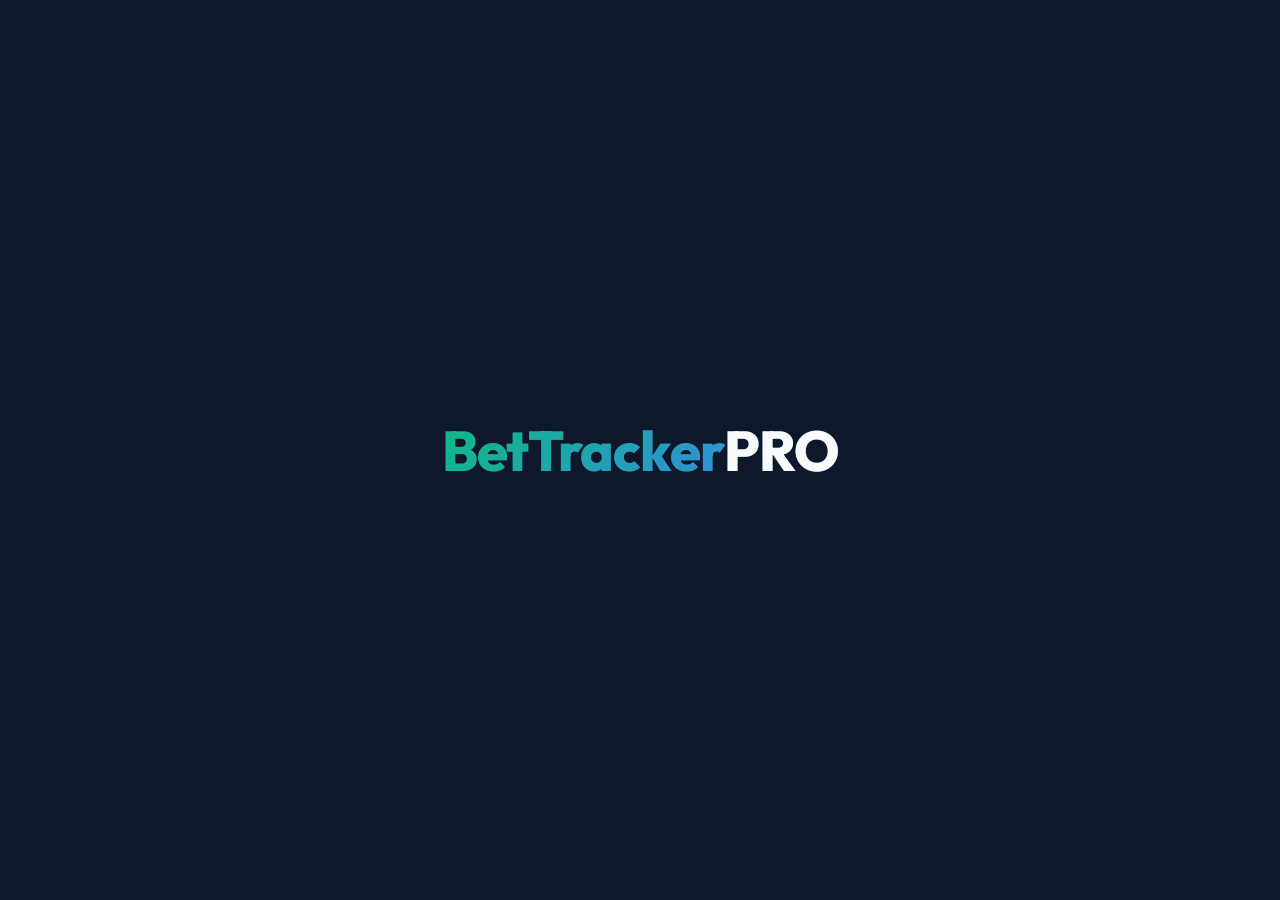
<file: index.html>
<!DOCTYPE html>
<html lang="fr">
<head>
    <meta charset="UTF-8">
    <meta name="viewport" content="width=device-width, initial-scale=1.0, maximum-scale=1.0, user-scalable=no">
    <title>BetTracker Pro - Accueil</title>
    <link rel="manifest" href="manifest.json">
    <meta name="theme-color" content="#0f172a">
    <link rel="icon" type="image/svg+xml" href="icon.svg">
    <link rel="apple-touch-icon" href="icon.svg">
    <link rel="stylesheet" href="style.css">
</head>
<body>
    <div id="splash-screen"><div class="splash-logo">BetTracker<span style="color:var(--text-main)">PRO</span></div></div>

    <header class="glass">
        <span>BetTracker <b style="color:var(--accent)">PRO</b></span>
        <div class="theme-toggle" onclick="toggleTheme()">🌓</div>
    </header>

    <div id="toast-container"></div>

    <!-- Bannière d'installation PWA -->
    <div id="pwa-install-banner" style="display:none; position:fixed; bottom:90px; left:15px; right:15px; z-index:5000; background:linear-gradient(135deg,#1e293b,#0f172a); border:1px solid rgba(16,185,129,0.4); border-radius:18px; padding:18px; box-shadow:0 10px 40px rgba(0,0,0,0.5), 0 0 0 1px rgba(16,185,129,0.1); align-items:center; gap:14px; animation:fadeIn 0.5s ease-out;">
        <img src="icon.svg" width="48" height="48" style="border-radius:12px; flex-shrink:0;">
        <div style="flex-grow:1;">
            <div style="font-weight:700; font-size:1rem; color:#f8fafc;">BetTracker PRO</div>
            <div style="font-size:0.8rem; color:#94a3b8; margin-top:2px;">Installer sur l'écran d'accueil</div>
        </div>
        <div style="display:flex; gap:8px; flex-shrink:0;">
            <button id="btn-dismiss-pwa" onclick="document.getElementById('pwa-install-banner').style.display='none'" style="background:rgba(255,255,255,0.08); color:#94a3b8; padding:8px 12px; border-radius:10px; font-size:0.85rem; margin:0; width:auto;">✕</button>
            <button id="btn-install-pwa" style="background:linear-gradient(135deg,#10b981,#059669); color:white; padding:8px 16px; border-radius:10px; font-size:0.85rem; font-weight:700; margin:0; width:auto; box-shadow:0 4px 15px rgba(16,185,129,0.3);">Installer</button>
        </div>
    </div>

    <div class="container">
        <div class="credit-card cc-general" style="margin-bottom: 5px;">
            <div class="cc-glow"></div>
            <div>
                <div style="display:flex; justify-content:space-between; align-items:flex-start;">
                    <div class="cc-chip"></div>
                    <span style="font-weight:800; font-size:1.3rem; color: var(--accent);">PRO</span>
                </div>
                <div class="cc-title">Bankroll Générale (FC)</div>
                <div class="cc-value" id="ui-bankroll">0.00</div>
            </div>
        </div>
        <div class="filter-bar" style="margin-bottom:15px;">
            <button class="filter-btn active" onclick="setFilter('all', this)">Tout</button>
            <button class="filter-btn" onclick="setFilter('today', this)">Aujourd'hui</button>
            <button class="filter-btn" onclick="setFilter('week', this)">Semaine</button>
            <button class="filter-btn" onclick="setFilter('month', this)">Mois</button>
        </div>
        <div class="card glass">
            <canvas id="chart-main"></canvas>
        </div>
        <div class="card glass" style="display: grid; grid-template-columns: 1fr 1fr; gap: 10px; text-align: center;">
            <div><small id="label-roi">ROI (Période)</small><div id="ui-roi" style="font-weight:bold; color:var(--accent);">0%</div></div>
            <div><small id="label-profit">Profit (Période)</small><div id="ui-profit" style="font-weight:bold;">0.00</div></div>
        </div>
    </div>

    <nav class="bottom-nav">
        <a href="index.html" class="nav-item active"><span class="nav-icon"><svg viewBox="0 0 24 24"><path d="M3 9l9-7 9 7v11a2 2 0 0 1-2 2H5a2 2 0 0 1-2-2z"></path><polyline points="9 22 9 12 15 12 15 22"></polyline></svg></span>Accueil</a>
        <a href="paris.html" class="nav-item"><span class="nav-icon"><svg viewBox="0 0 24 24"><circle cx="12" cy="12" r="10"></circle><line x1="22" y1="12" x2="18" y2="12"></line><line x1="6" y1="12" x2="2" y2="12"></line><line x1="12" y1="6" x2="12" y2="2"></line><line x1="12" y1="22" x2="12" y2="18"></line></svg></span>Paris</a>
        <a href="montante.html" class="nav-item"><span class="nav-icon"><svg viewBox="0 0 24 24"><polyline points="23 6 13.5 15.5 8.5 10.5 1 18"></polyline><polyline points="17 6 23 6 23 12"></polyline></svg></span>Montante</a>
        <a href="transactions.html" class="nav-item"><span class="nav-icon"><svg viewBox="0 0 24 24"><rect x="1" y="4" width="22" height="16" rx="2" ry="2"></rect><line x1="1" y1="10" x2="23" y2="10"></line></svg></span>Flux</a>
        <a href="outils.html" class="nav-item"><span class="nav-icon"><svg viewBox="0 0 24 24"><path d="M14.7 6.3a1 1 0 0 0 0 1.4l1.6 1.6a1 1 0 0 0 1.4 0l3.77-3.77a6 6 0 0 1-7.94 7.94l-6.91 6.91a2.12 2.12 0 0 1-3-3l6.91-6.91a6 6 0 0 1 7.94-7.94l-3.76 3.76z"></path></svg></span>Outils</a>
    </nav>

    <script src="app.js"></script>
</body>
</html>
</file>
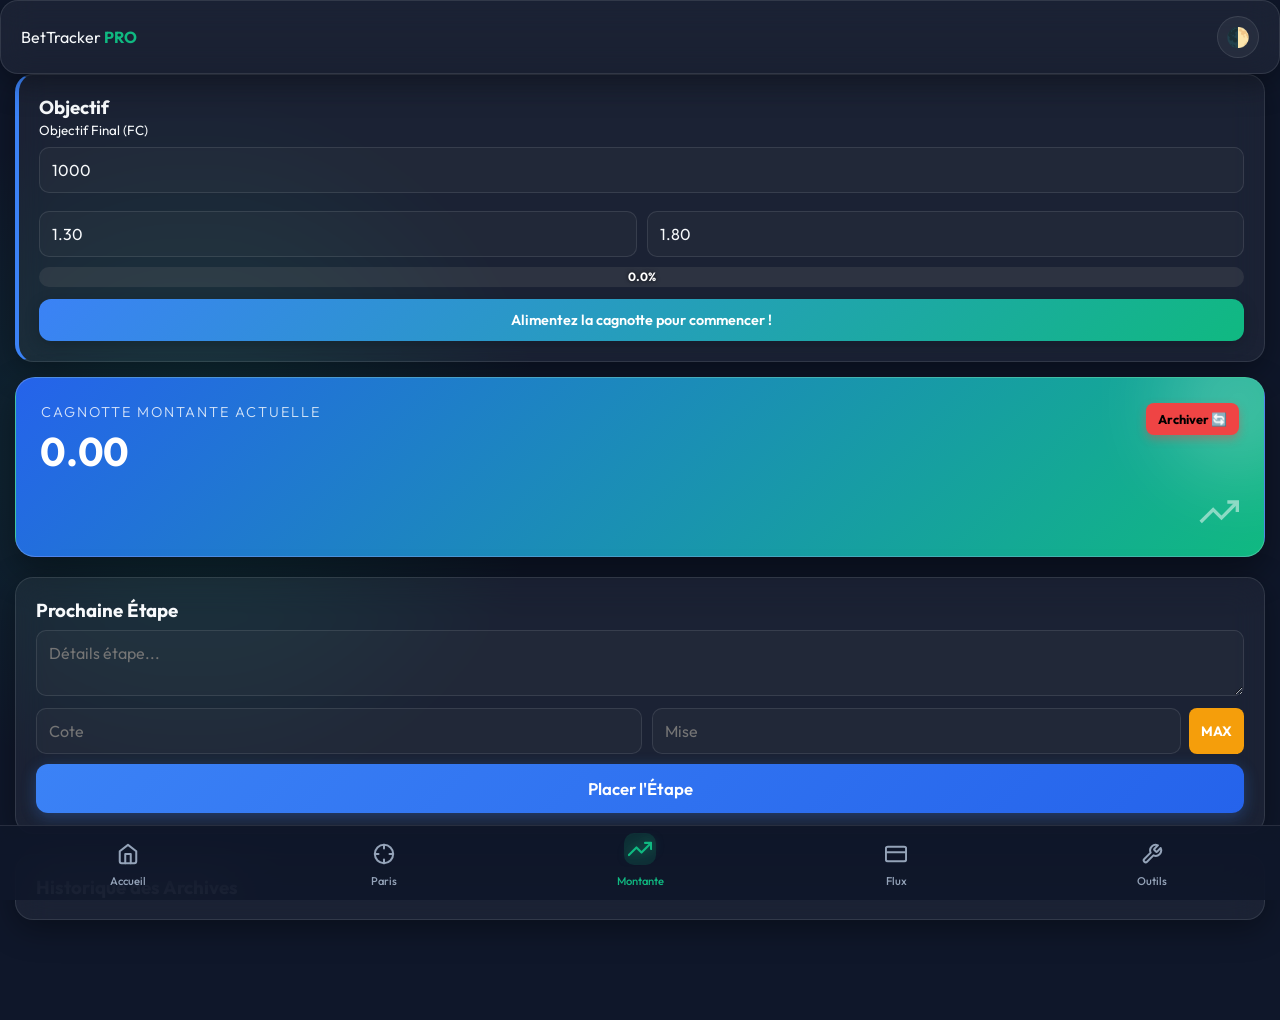
<file: montante.html>
<!DOCTYPE html>
<html lang="fr">
<head>
    <meta charset="UTF-8">
    <meta name="viewport" content="width=device-width, initial-scale=1.0, maximum-scale=1.0, user-scalable=no">
    <title>BetTracker Pro - Montante</title>
    <link rel="stylesheet" href="style.css">
    <link rel="manifest" href="manifest.json">
    <meta name="theme-color" content="#0f172a">
    <link rel="icon" type="image/svg+xml" href="icon.svg">
    <link rel="apple-touch-icon" href="icon.svg">
</head>
<body>

    <header class="glass">
        <span>BetTracker <b style="color:var(--accent)">PRO</b></span>
        <div class="theme-toggle" onclick="toggleTheme()">🌓</div>
    </header>

    <div id="toast-container"></div>

    <div class="container">
        <div class="card glass" style="border-left: 4px solid var(--info);">
            <h3>Objectif</h3>
            <div><small>Objectif Final (FC)</small><input type="number" id="mon-target" value="1000" min="1" oninput="saveConfig()"></div>
            <div style="display:flex; gap:10px; margin-top:10px;">
                <input type="number" id="mon-c-min" step="0.01" value="1.30" min="1.01" oninput="saveConfig()">
                <input type="number" id="mon-c-max" step="0.01" value="1.80" min="1.01" oninput="saveConfig()">
            </div>
            
            <div class="progress-container">
                <div id="mon-progress-bar" class="progress-fill"></div>
                <div id="mon-progress-text" class="progress-text">0%</div>
            </div>

            <div id="ui-prediction" style="background:linear-gradient(135deg, var(--info), var(--accent)); color:white; padding:12px; border-radius:12px; margin-top:12px; text-align:center; font-size:0.9rem; font-weight:600; box-shadow: 0 4px 15px rgba(0,0,0,0.2);"></div>
        </div>
        <div class="credit-card cc-montante" style="margin-bottom: 20px;">
            <div class="cc-glow" style="background: rgba(255,255,255,0.2);"></div>
            <div style="display: flex; justify-content: space-between; align-items: flex-start; z-index: 1; position: relative;">
                <div>
                    <div class="cc-title" style="margin-top: 0;">Cagnotte Montante Actuelle</div>
                    <div class="cc-value" id="ui-bankroll-montante" style="text-shadow: none;">0.00 FC</div>
                </div>
                <button onclick="resetMontante()" style="background:var(--danger); width:auto; padding:8px 12px; font-size:0.8rem; margin:0; box-shadow: 0 4px 10px rgba(239, 68, 68, 0.4); border-radius: 8px; font-weight: bold;">Archiver 🔄</button>
            </div>
            <div style="position: absolute; bottom: 20px; right: 25px; opacity: 0.5;">
                <svg width="40" height="40" viewBox="0 0 24 24" fill="none" stroke="currentColor" stroke-width="2"><polyline points="23 6 13.5 15.5 8.5 10.5 1 18"></polyline><polyline points="17 6 23 6 23 12"></polyline></svg>
            </div>
        </div>
        <div class="card glass">
            <h3>Prochaine Étape</h3>
            <form id="form-montante">
                <textarea id="mon-match" placeholder="Détails étape..." required></textarea>
                <div style="display:flex; gap:10px; align-items: flex-start;">
                    <input type="number" step="0.01" id="mon-odds" placeholder="Cote" min="1.01" required>
                    <div style="display:flex; width: 100%;">
                        <input type="number" step="0.01" id="mon-stake" placeholder="Mise" min="0.01" required>
                        <button type="button" class="btn-max" onclick="setAllInMontante()">MAX</button>
                    </div>
                </div>
                <button type="submit" class="btn-info">Placer l'Étape</button>
            </form>
        </div>
        <div id="montante-list"></div>
        <div class="card glass" style="margin-top: 20px;">
            <h3>Historique des Archives</h3>
            <div id="archives-list"></div>
        </div>
    </div>

    <nav class="bottom-nav">
        <a href="index.html" class="nav-item"><span class="nav-icon"><svg viewBox="0 0 24 24"><path d="M3 9l9-7 9 7v11a2 2 0 0 1-2 2H5a2 2 0 0 1-2-2z"></path><polyline points="9 22 9 12 15 12 15 22"></polyline></svg></span>Accueil</a>
        <a href="paris.html" class="nav-item"><span class="nav-icon"><svg viewBox="0 0 24 24"><circle cx="12" cy="12" r="10"></circle><line x1="22" y1="12" x2="18" y2="12"></line><line x1="6" y1="12" x2="2" y2="12"></line><line x1="12" y1="6" x2="12" y2="2"></line><line x1="12" y1="22" x2="12" y2="18"></line></svg></span>Paris</a>
        <a href="montante.html" class="nav-item active"><span class="nav-icon"><svg viewBox="0 0 24 24"><polyline points="23 6 13.5 15.5 8.5 10.5 1 18"></polyline><polyline points="17 6 23 6 23 12"></polyline></svg></span>Montante</a>
        <a href="transactions.html" class="nav-item"><span class="nav-icon"><svg viewBox="0 0 24 24"><rect x="1" y="4" width="22" height="16" rx="2" ry="2"></rect><line x1="1" y1="10" x2="23" y2="10"></line></svg></span>Flux</a>
        <a href="outils.html" class="nav-item"><span class="nav-icon"><svg viewBox="0 0 24 24"><path d="M14.7 6.3a1 1 0 0 0 0 1.4l1.6 1.6a1 1 0 0 0 1.4 0l3.77-3.77a6 6 0 0 1-7.94 7.94l-6.91 6.91a2.12 2.12 0 0 1-3-3l6.91-6.91a6 6 0 0 1 7.94-7.94l-3.76 3.76z"></path></svg></span>Outils</a>
    </nav>

    <script src="app.js"></script>
</body>
</html>
</file>
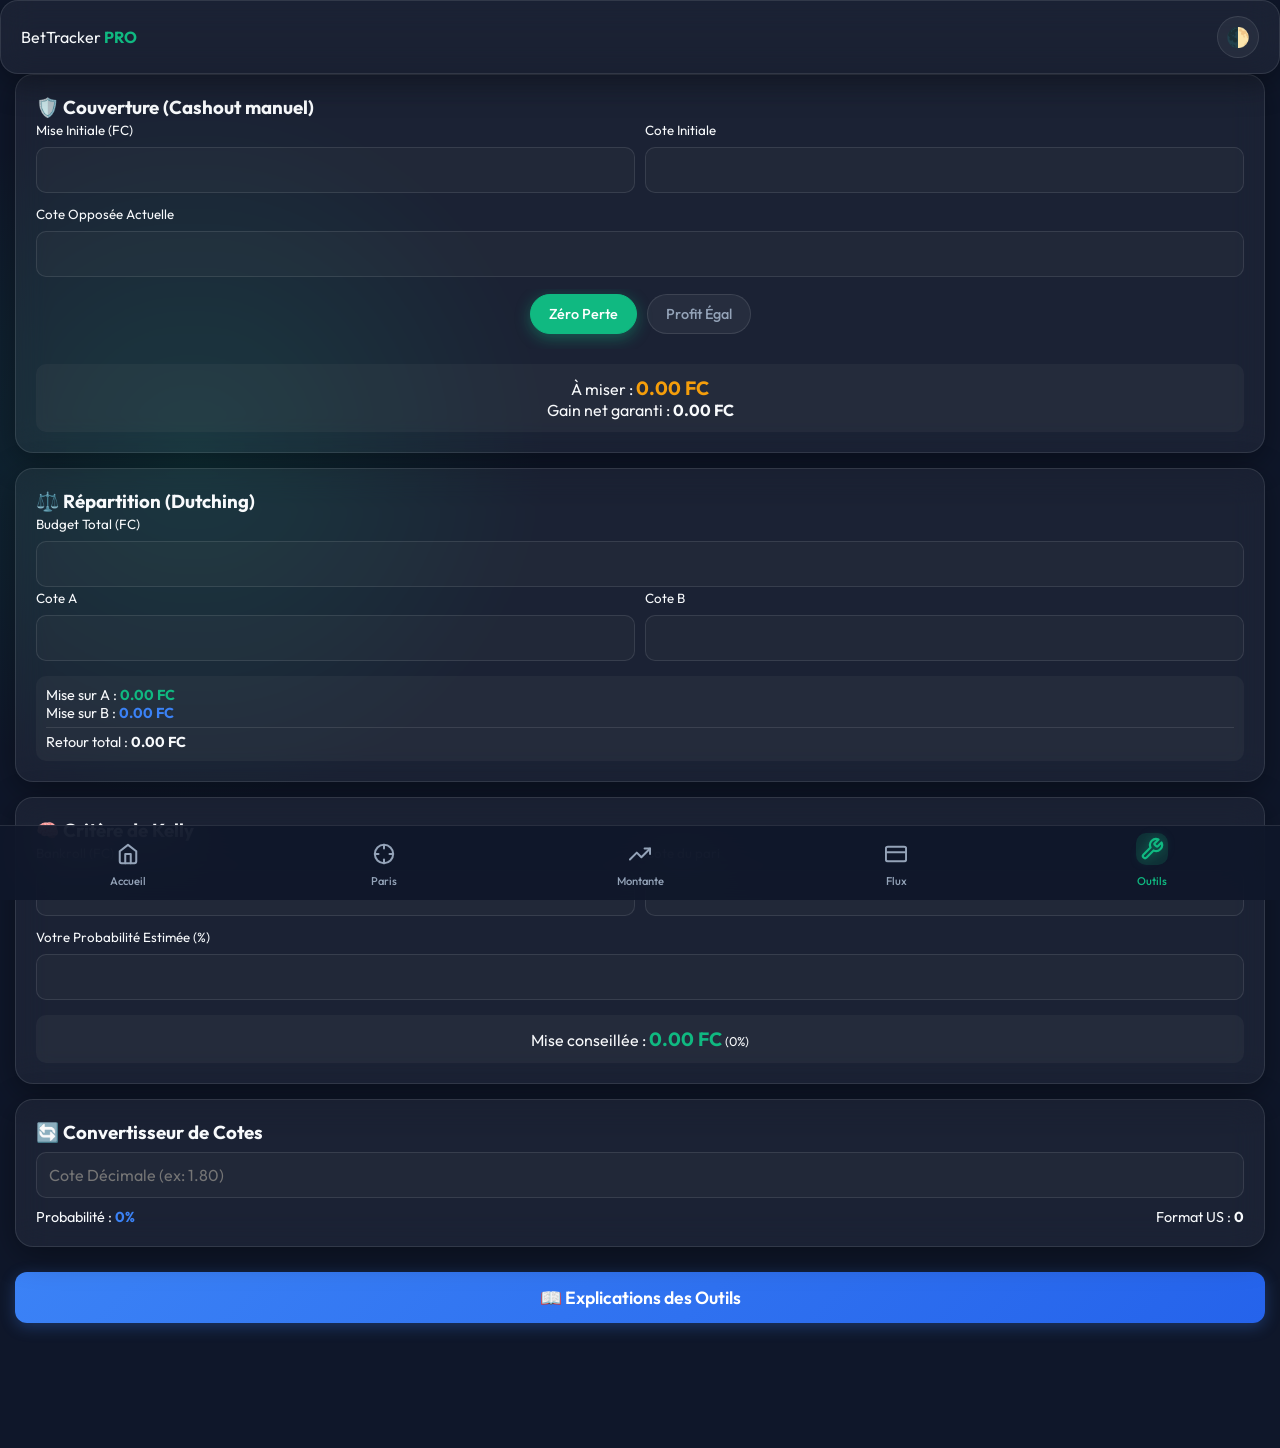
<file: outils.html>
<!DOCTYPE html>
<html lang="fr">
<head>
    <meta charset="UTF-8">
    <meta name="viewport" content="width=device-width, initial-scale=1.0, maximum-scale=1.0, user-scalable=no">
    <title>BetTracker Pro - Outils</title>
    <link rel="stylesheet" href="style.css">
    <link rel="manifest" href="manifest.json">
    <meta name="theme-color" content="#0f172a">
    <link rel="icon" type="image/svg+xml" href="icon.svg">
    <link rel="apple-touch-icon" href="icon.svg">
</head>
<body>

    <header class="glass">
        <span>BetTracker <b style="color:var(--accent)">PRO</b></span>
        <div class="theme-toggle" onclick="toggleTheme()">🌓</div>
    </header>

    <div id="toast-container"></div>

    <div class="container" style="padding-bottom: 20px;">
        
        <!-- 1. Couverture -->
        <div class="card glass">
            <h3>🛡️ Couverture (Cashout manuel)</h3>
            <div style="display:grid; grid-template-columns: 1fr 1fr; gap:10px;">
                <div><small>Mise Initiale (FC)</small><input type="number" id="cov-s1" min="0" oninput="calcTools()"></div>
                <div><small>Cote Initiale</small><input type="number" id="cov-o1" min="1.01" step="0.01" oninput="calcTools()"></div>
            </div>
            <div style="margin-top:10px;"><small>Cote Opposée Actuelle</small><input type="number" id="cov-o2" min="1.01" step="0.01" oninput="calcTools()"></div>
            
            <div class="filter-bar" style="margin-top:12px; justify-content: center;">
                <button type="button" class="filter-btn active" onclick="setToggle('cov-type', 'zero', this); calcTools();">Zéro Perte</button>
                <button type="button" class="filter-btn" onclick="setToggle('cov-type', 'equal', this); calcTools();">Profit Égal</button>
            </div>
            <input type="hidden" id="cov-type" value="zero">
            
            <div style="margin-top:15px; text-align:center; padding:12px; background:rgba(120,120,120,0.1); border-radius:10px;">
                À miser : <strong id="cov-res-stake" style="color:var(--warning); font-size:1.2rem;">0.00 FC</strong><br>
                Gain net garanti : <span id="cov-res-profit" style="font-weight:bold;">0.00 FC</span>
            </div>
        </div>

        <!-- 2. Dutching -->
        <div class="card glass">
            <h3>⚖️ Répartition (Dutching)</h3>
            <div><small>Budget Total (FC)</small><input type="number" id="dut-budget" min="0" oninput="calcTools()"></div>
            <div style="display:grid; grid-template-columns: 1fr 1fr; gap:10px;">
                <div><small>Cote A</small><input type="number" id="dut-o1" min="1.01" step="0.01" oninput="calcTools()"></div>
                <div><small>Cote B</small><input type="number" id="dut-o2" min="1.01" step="0.01" oninput="calcTools()"></div>
            </div>
            <div style="margin-top:15px; font-size:0.9rem; background:rgba(120,120,120,0.1); padding:10px; border-radius:10px;">
                <div>Mise sur A : <b id="dut-s1" style="color:var(--accent)">0.00 FC</b></div>
                <div>Mise sur B : <b id="dut-s2" style="color:var(--info)">0.00 FC</b></div>
                <div style="margin-top:5px; padding-top:5px; border-top:1px solid var(--glass-border);">Retour total : <b id="dut-ret">0.00 FC</b> <span id="dut-prof"></span></div>
            </div>
        </div>

        <!-- 3. Kelly Criterion -->
        <div class="card glass">
            <h3>🧠 Critère de Kelly</h3>
            <div style="display:grid; grid-template-columns: 1fr 1fr; gap:10px;">
                <div><small>Bankroll (FC)</small><input type="number" id="kel-bk" min="0" oninput="calcTools()"></div>
                <div><small>Cote du pari</small><input type="number" id="kel-o" min="1.01" step="0.01" oninput="calcTools()"></div>
            </div>
            <div style="margin-top:10px;"><small>Votre Probabilité Estimée (%)</small><input type="number" id="kel-p" min="1" max="100" oninput="calcTools()"></div>
            <div style="margin-top:15px; text-align:center; padding:12px; background:rgba(120,120,120,0.1); border-radius:10px;">
                Mise conseillée : <strong id="kel-res" style="color:var(--accent); font-size:1.2rem;">0.00 FC</strong> <span id="kel-pct" style="font-size:0.8rem;">(0%)</span>
            </div>
        </div>

        <!-- 4. Convertisseur -->
        <div class="card glass">
            <h3>🔄 Convertisseur de Cotes</h3>
            <input type="number" id="conv-o" placeholder="Cote Décimale (ex: 1.80)" min="1.01" step="0.01" oninput="calcTools()">
            <div style="display:flex; justify-content:space-between; margin-top:10px; font-size:0.9rem;">
                <span>Probabilité : <b id="conv-p" style="color:var(--info)">0%</b></span>
                <span>Format US : <b id="conv-us">0</b></span>
            </div>
        </div>

        <button class="btn-info" style="margin-top: 10px; margin-bottom: 20px; font-size: 1.1rem;" onclick="openHelpModal()">📖 Explications des Outils</button>

    </div>

    <!-- Modal d'explication (Bottom Sheet) -->
    <div id="help-modal" style="position: fixed; top: 0; left: 0; width: 100%; height: 100%; background: rgba(0,0,0,0.5); z-index: 9999; opacity: 0; pointer-events: none; transition: opacity 0.3s; display: flex; align-items: flex-end;">
        <div id="help-sheet" class="glass" style="width: 100%; height: 80vh; background: var(--bg-color); border-radius: 25px 25px 0 0; padding: 25px; transform: translateY(100%); transition: transform 0.4s cubic-bezier(0.175, 0.885, 0.32, 1.275); overflow-y: auto;">
            <div style="display: flex; justify-content: space-between; align-items: center; margin-bottom: 20px;">
                <h2>📖 Guide des Outils</h2>
                <button onclick="closeHelpModal()" style="background: var(--danger); width: 40px; height: 40px; border-radius: 50%; margin: 0; display:flex; align-items:center; justify-content:center;">✖</button>
            </div>
            
            <h4 style="color: var(--accent); margin-bottom: 5px;">🛡️ Couverture (Cashout)</h4>
            <p style="font-size: 0.9rem; color: var(--text-muted); margin-bottom: 15px;">Permet de sécuriser un pari en cours. <b>Zéro Perte</b> calcule combien miser sur le résultat adverse pour être remboursé en cas de défaite. <b>Profit Égal</b> répartit le gain pour vous assurer le même bénéfice quelle que soit l'équipe qui gagne.</p>

            <h4 style="color: var(--info); margin-bottom: 5px;">⚖️ Dutching (Répartition)</h4>
            <p style="font-size: 0.9rem; color: var(--text-muted); margin-bottom: 15px;">Vous avez un budget (ex: 1000 FC) et 2 cotes intéressantes. Cet outil vous dit exactement combien placer sur la Cote A et la Cote B pour que le gain total soit le même si l'une des deux passe.</p>

            <h4 style="color: var(--warning); margin-bottom: 5px;">🧠 Critère de Kelly</h4>
            <p style="font-size: 0.9rem; color: var(--text-muted); margin-bottom: 15px;">La formule ultime de gestion de Bankroll. Si le bookmaker donne une cote de 2.00 (50%), mais que votre analyse indique que l'équipe a 60% de chances de gagner, Kelly calcule la mise exacte (en % de votre capital) pour maximiser votre croissance sans vous ruiner.</p>

            <h4 style="color: var(--text-main); margin-bottom: 5px;">🔄 Convertisseur</h4>
            <p style="font-size: 0.9rem; color: var(--text-muted); margin-bottom: 20px;">Permet de comprendre la "Probabilité Implicite" d'une cote. Une cote de 2.00 signifie que le bookmaker estime les chances à 50%. Utile pour détecter les "Value Bets".</p>
        </div>
    </div>

    <nav class="bottom-nav">
        <a href="index.html" class="nav-item"><span class="nav-icon"><svg viewBox="0 0 24 24"><path d="M3 9l9-7 9 7v11a2 2 0 0 1-2 2H5a2 2 0 0 1-2-2z"></path><polyline points="9 22 9 12 15 12 15 22"></polyline></svg></span>Accueil</a>
        <a href="paris.html" class="nav-item"><span class="nav-icon"><svg viewBox="0 0 24 24"><circle cx="12" cy="12" r="10"></circle><line x1="22" y1="12" x2="18" y2="12"></line><line x1="6" y1="12" x2="2" y2="12"></line><line x1="12" y1="6" x2="12" y2="2"></line><line x1="12" y1="22" x2="12" y2="18"></line></svg></span>Paris</a>
        <a href="montante.html" class="nav-item"><span class="nav-icon"><svg viewBox="0 0 24 24"><polyline points="23 6 13.5 15.5 8.5 10.5 1 18"></polyline><polyline points="17 6 23 6 23 12"></polyline></svg></span>Montante</a>
        <a href="transactions.html" class="nav-item"><span class="nav-icon"><svg viewBox="0 0 24 24"><rect x="1" y="4" width="22" height="16" rx="2" ry="2"></rect><line x1="1" y1="10" x2="23" y2="10"></line></svg></span>Flux</a>
        <a href="outils.html" class="nav-item active"><span class="nav-icon"><svg viewBox="0 0 24 24"><path d="M14.7 6.3a1 1 0 0 0 0 1.4l1.6 1.6a1 1 0 0 0 1.4 0l3.77-3.77a6 6 0 0 1-7.94 7.94l-6.91 6.91a2.12 2.12 0 0 1-3-3l6.91-6.91a6 6 0 0 1 7.94-7.94l-3.76 3.76z"></path></svg></span>Outils</a>
    </nav>

    <script src="app.js"></script>
</body>
</html>
</file>
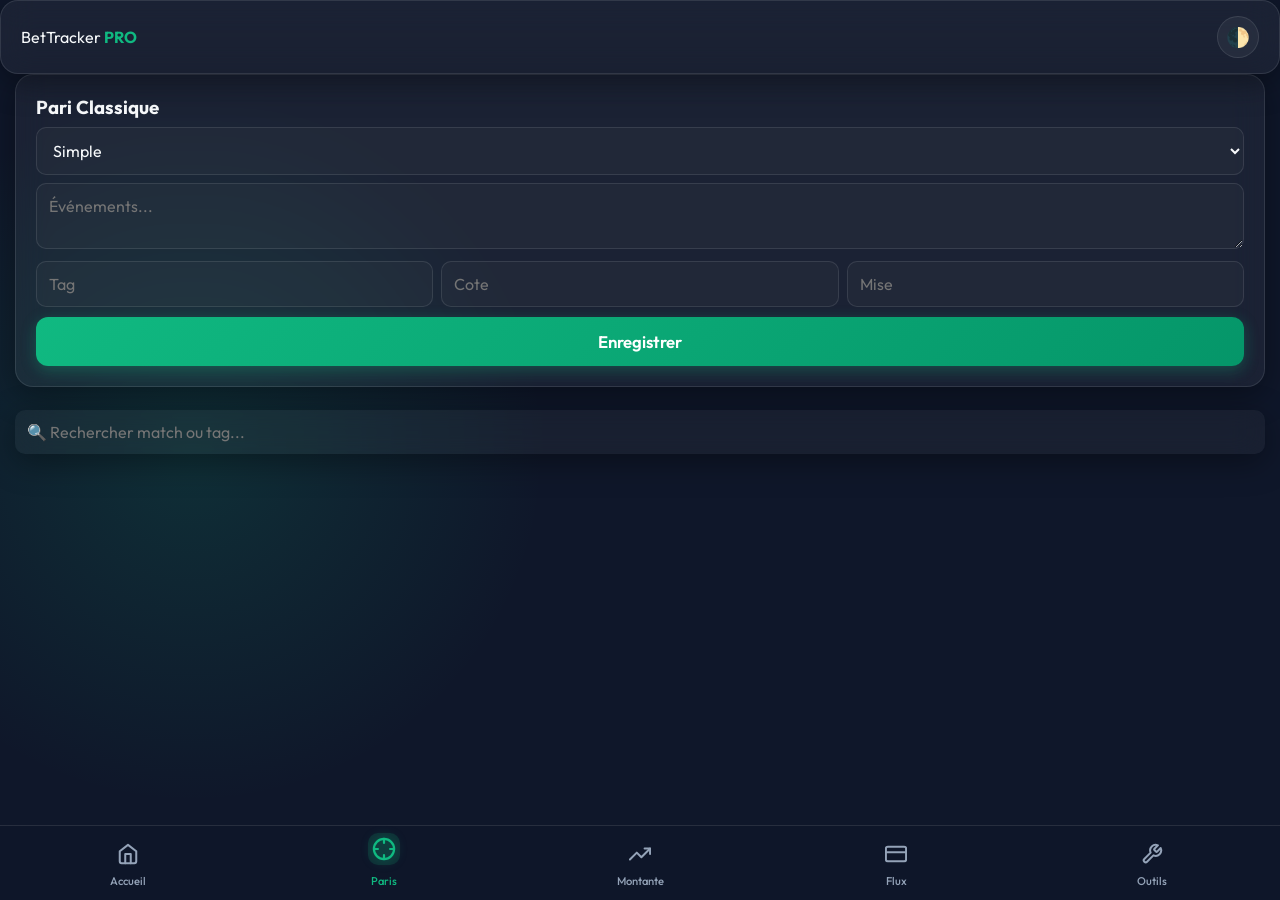
<file: paris.html>
<!DOCTYPE html>
<html lang="fr">
<head>
    <meta charset="UTF-8">
    <meta name="viewport" content="width=device-width, initial-scale=1.0, maximum-scale=1.0, user-scalable=no">
    <title>BetTracker Pro - Paris</title>
    <link rel="manifest" href="manifest.json">
    <meta name="theme-color" content="#0f172a">
    <link rel="icon" type="image/svg+xml" href="icon.svg">
    <link rel="apple-touch-icon" href="icon.svg">
    <link rel="stylesheet" href="style.css">
</head>
<body>

    <header class="glass">
        <span>BetTracker <b style="color:var(--accent)">PRO</b></span>
        <div class="theme-toggle" onclick="toggleTheme()">🌓</div>
    </header>

    <div id="toast-container"></div>

    <div class="container">
        <div class="card glass">
            <h3>Pari Classique</h3>
            <form id="form-bet">
                <select id="bet-type"><option value="simple">Simple</option><option value="combine">Combiné</option></select>
                <textarea id="bet-match" placeholder="Événements..." required></textarea>
                <div style="display:flex; gap:8px;">
                    <input type="text" id="bet-tag" placeholder="Tag">
                    <input type="number" step="0.01" id="bet-odds" placeholder="Cote" min="1.01" required>
                    <input type="number" step="0.01" id="bet-stake" placeholder="Mise" min="0.01" required>
                </div>
                <button type="submit" class="btn-primary">Enregistrer</button>
            </form>
        </div>
        <input type="text" id="search-bet" class="glass" placeholder="🔍 Rechercher match ou tag..." style="margin-bottom:10px; padding:12px; width:100%; border-radius:10px; border:none; background:rgba(120,120,120,0.1); color:var(--text-main);">
        <div id="bets-list"></div>
    </div>

    <nav class="bottom-nav">
        <a href="index.html" class="nav-item"><span class="nav-icon"><svg viewBox="0 0 24 24"><path d="M3 9l9-7 9 7v11a2 2 0 0 1-2 2H5a2 2 0 0 1-2-2z"></path><polyline points="9 22 9 12 15 12 15 22"></polyline></svg></span>Accueil</a>
        <a href="paris.html" class="nav-item active"><span class="nav-icon"><svg viewBox="0 0 24 24"><circle cx="12" cy="12" r="10"></circle><line x1="22" y1="12" x2="18" y2="12"></line><line x1="6" y1="12" x2="2" y2="12"></line><line x1="12" y1="6" x2="12" y2="2"></line><line x1="12" y1="22" x2="12" y2="18"></line></svg></span>Paris</a>
        <a href="montante.html" class="nav-item"><span class="nav-icon"><svg viewBox="0 0 24 24"><polyline points="23 6 13.5 15.5 8.5 10.5 1 18"></polyline><polyline points="17 6 23 6 23 12"></polyline></svg></span>Montante</a>
        <a href="transactions.html" class="nav-item"><span class="nav-icon"><svg viewBox="0 0 24 24"><rect x="1" y="4" width="22" height="16" rx="2" ry="2"></rect><line x1="1" y1="10" x2="23" y2="10"></line></svg></span>Flux</a>
        <a href="outils.html" class="nav-item"><span class="nav-icon"><svg viewBox="0 0 24 24"><path d="M14.7 6.3a1 1 0 0 0 0 1.4l1.6 1.6a1 1 0 0 0 1.4 0l3.77-3.77a6 6 0 0 1-7.94 7.94l-6.91 6.91a2.12 2.12 0 0 1-3-3l6.91-6.91a6 6 0 0 1 7.94-7.94l-3.76 3.76z"></path></svg></span>Outils</a>
    </nav>

    <script src="app.js"></script>
</body>
</html>
</file>
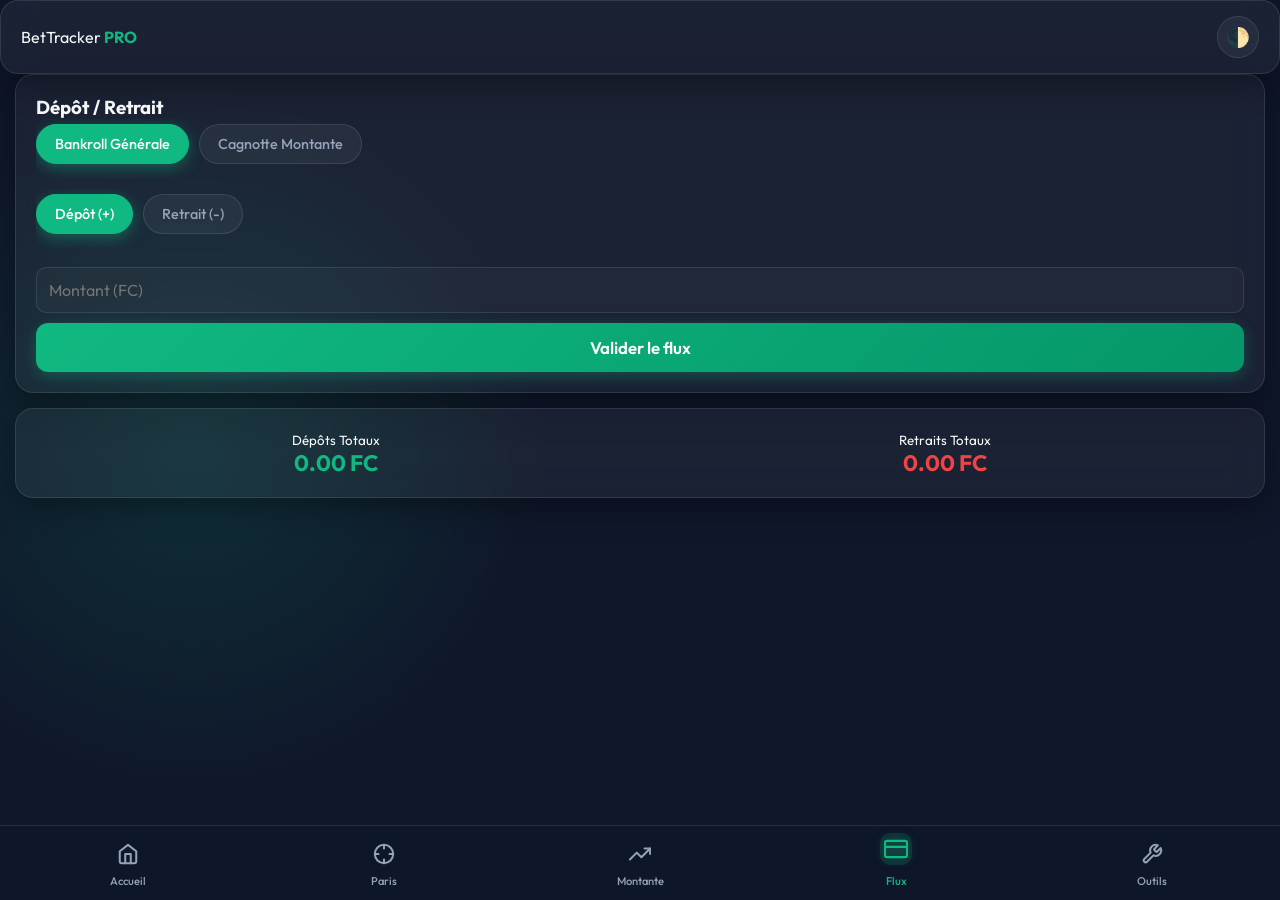
<file: transactions.html>
<!DOCTYPE html>
<html lang="fr">
<head>
    <meta charset="UTF-8">
    <meta name="viewport" content="width=device-width, initial-scale=1.0, maximum-scale=1.0, user-scalable=no">
    <title>BetTracker Pro - Flux</title>
    <link rel="stylesheet" href="style.css">
    <link rel="manifest" href="manifest.json">
    <meta name="theme-color" content="#0f172a">
    <link rel="icon" type="image/svg+xml" href="icon.svg">
    <link rel="apple-touch-icon" href="icon.svg">
</head>
<body>

    <header class="glass">
        <span>BetTracker <b style="color:var(--accent)">PRO</b></span>
        <div class="theme-toggle" onclick="toggleTheme()">🌓</div>
    </header>

    <div id="toast-container"></div>

    <div class="container">
        <div class="card glass">
            <h3>Dépôt / Retrait</h3>
            <form id="form-trans">
                <input type="hidden" id="trans-target" value="general">
                <input type="hidden" id="trans-type" value="deposit">

                <div class="filter-bar" style="margin-bottom:10px;">
                    <button type="button" class="filter-btn active" onclick="setToggle('trans-target', 'general', this)">Bankroll Générale</button>
                    <button type="button" class="filter-btn" onclick="setToggle('trans-target', 'montante', this)">Cagnotte Montante</button>
                </div>

                <div class="filter-bar" style="margin-bottom:10px;">
                    <button type="button" class="filter-btn active" onclick="setToggle('trans-type', 'deposit', this)">Dépôt (+)</button>
                    <button type="button" class="filter-btn" onclick="setToggle('trans-type', 'withdrawal', this)">Retrait (-)</button>
                </div>
                <input type="number" step="0.01" id="trans-amount" placeholder="Montant (FC)" min="0.01" required>
                <button type="submit" class="btn-primary">Valider le flux</button>
            </form>
        </div>
        <div class="card glass" style="display: grid; grid-template-columns: 1fr 1fr; gap: 10px; text-align: center; margin-bottom: 15px;">
            <div><small>Dépôts Totaux</small><div id="ui-total-dep" style="font-weight:bold; color:var(--accent); font-size:1.4rem;">0.00 FC</div></div>
            <div><small>Retraits Totaux</small><div id="ui-total-wit" style="font-weight:bold; color:var(--danger); font-size:1.4rem;">0.00 FC</div></div>
        </div>
        <div id="trans-list"></div>
    </div>

    <nav class="bottom-nav">
        <a href="index.html" class="nav-item"><span class="nav-icon"><svg viewBox="0 0 24 24"><path d="M3 9l9-7 9 7v11a2 2 0 0 1-2 2H5a2 2 0 0 1-2-2z"></path><polyline points="9 22 9 12 15 12 15 22"></polyline></svg></span>Accueil</a>
        <a href="paris.html" class="nav-item"><span class="nav-icon"><svg viewBox="0 0 24 24"><circle cx="12" cy="12" r="10"></circle><line x1="22" y1="12" x2="18" y2="12"></line><line x1="6" y1="12" x2="2" y2="12"></line><line x1="12" y1="6" x2="12" y2="2"></line><line x1="12" y1="22" x2="12" y2="18"></line></svg></span>Paris</a>
        <a href="montante.html" class="nav-item"><span class="nav-icon"><svg viewBox="0 0 24 24"><polyline points="23 6 13.5 15.5 8.5 10.5 1 18"></polyline><polyline points="17 6 23 6 23 12"></polyline></svg></span>Montante</a>
        <a href="transactions.html" class="nav-item active"><span class="nav-icon"><svg viewBox="0 0 24 24"><rect x="1" y="4" width="22" height="16" rx="2" ry="2"></rect><line x1="1" y1="10" x2="23" y2="10"></line></svg></span>Flux</a>
        <a href="outils.html" class="nav-item"><span class="nav-icon"><svg viewBox="0 0 24 24"><path d="M14.7 6.3a1 1 0 0 0 0 1.4l1.6 1.6a1 1 0 0 0 1.4 0l3.77-3.77a6 6 0 0 1-7.94 7.94l-6.91 6.91a2.12 2.12 0 0 1-3-3l6.91-6.91a6 6 0 0 1 7.94-7.94l-3.76 3.76z"></path></svg></span>Outils</a>
    </nav>

    <script src="app.js"></script>
</body>
</html>
</file>
<file: style.css>
@import url('https://fonts.googleapis.com/css2?family=Outfit:wght@300;400;600;700&display=swap');

:root {
    --bg-color: #0f172a;
    --glass-bg: rgba(255, 255, 255, 0.05);
    --glass-border: rgba(255, 255, 255, 0.1);
    --glass-shadow: 0 8px 32px 0 rgba(0, 0, 0, 0.37);
    --accent: #10b981;
    --danger: #ef4444;
    --warning: #f59e0b;
    --info: #3b82f6;
    --text-main: #f8fafc;
    --text-muted: #94a3b8;
    --nav-bg: rgba(15, 23, 42, 0.9);
}

body.light-mode {
    --bg-color: #f1f5f9;
    --glass-bg: rgba(255, 255, 255, 0.7);
    --glass-border: rgba(0, 0, 0, 0.1);
    --text-main: #1e293b;
    --text-muted: #64748b;
    --nav-bg: rgba(241, 245, 249, 0.9);
}

* { box-sizing: border-box; margin: 0; padding: 0; font-family: 'Outfit', sans-serif; transition: background 0.3s, color 0.3s, border-color 0.3s; }

body {
    background-color: var(--bg-color); color: var(--text-main); min-height: 100vh;
    display: flex; flex-direction: column; padding-bottom: 85px;
    background-attachment: fixed;
    background-image: radial-gradient(circle at 15% 50%, rgba(16, 185, 129, 0.15), transparent 30%);
}

.glass { background: var(--glass-bg); backdrop-filter: blur(16px); -webkit-backdrop-filter: blur(16px); border: 1px solid var(--glass-border); border-radius: 18px; box-shadow: var(--glass-shadow); }

header { padding: 15px 20px; display: flex; justify-content: space-between; align-items: center; position: sticky; top: 0; z-index: 1100; backdrop-filter: blur(10px); }
.container { padding: 0 15px; flex-grow: 1; }
@keyframes fadeIn { from { opacity: 0; transform: translateY(15px); } to { opacity: 1; transform: translateY(0); } }

.card { padding: 20px; margin-bottom: 15px; animation: fadeIn 0.4s ease-out; transition: transform 0.3s cubic-bezier(0.175, 0.885, 0.32, 1.275), box-shadow 0.3s; }
.card:hover { transform: translateY(-2px); box-shadow: 0 12px 30px rgba(0,0,0,0.3); }

.stat-value { font-size: 2rem; font-weight: 700; color: var(--accent); letter-spacing: 0.5px; }

/* Form Elements */
button { width: 100%; padding: 14px; border-radius: 12px; border: none; font-size: 1.05rem; cursor: pointer; font-weight: 600; margin-top: 10px; transition: transform 0.1s, filter 0.3s; }
button:active { transform: scale(0.96); }
.btn-primary { background: linear-gradient(135deg, #10b981 0%, #059669 100%); color: white; box-shadow: 0 4px 15px rgba(16, 185, 129, 0.3); }
.btn-info { background: linear-gradient(135deg, #3b82f6 0%, #2563eb 100%); color: white; box-shadow: 0 4px 15px rgba(59, 130, 246, 0.3); }

/* Floating Inputs */
.input-group { position: relative; margin-top: 12px; width: 100%; }
.input-group input, .input-group textarea, .input-group select { width: 100%; padding: 22px 14px 8px; background: rgba(120, 120, 120, 0.08); border: 1px solid var(--glass-border); border-radius: 12px; outline: none; transition: all 0.3s; font-size: 1.05rem; color: var(--text-main); font-weight: 500; }
.input-group label { position: absolute; left: 14px; top: 16px; color: var(--text-muted); font-size: 1rem; pointer-events: none; transition: all 0.3s cubic-bezier(0.175, 0.885, 0.32, 1.275); }
.input-group input:focus, .input-group textarea:focus, .input-group select:focus { border-color: var(--accent); background: rgba(16, 185, 129, 0.05); box-shadow: 0 0 0 3px rgba(16, 185, 129, 0.1); }
.input-group input:focus ~ label, .input-group input:not(:placeholder-shown) ~ label,
.input-group textarea:focus ~ label, .input-group textarea:not(:placeholder-shown) ~ label,
.input-group select ~ label { top: 6px; font-size: 0.7rem; color: var(--accent); font-weight: 700; text-transform: uppercase; letter-spacing: 0.5px; }

/* Old inputs fallback */
input:not(.input-group input), select:not(.input-group select), textarea:not(.input-group textarea) { width: 100%; padding: 12px; margin-top: 8px; border-radius: 10px; border: 1px solid var(--glass-border); background: rgba(120, 120, 120, 0.08); color: var(--text-main); outline: none; font-size: 1rem; transition: border-color 0.3s; }
input:focus:not(.input-group input), textarea:focus:not(.input-group textarea) { border-color: var(--accent); }

/* Credit Cards */
.credit-card { position: relative; overflow: hidden; color: white; padding: 25px; border-radius: 20px; box-shadow: 0 15px 35px rgba(0,0,0,0.4); display: flex; flex-direction: column; justify-content: space-between; min-height: 180px; transition: transform 0.3s, box-shadow 0.3s; border: none; }
.credit-card:hover { transform: translateY(-5px); box-shadow: 0 20px 45px rgba(16, 185, 129, 0.3); }
.cc-general { background: linear-gradient(135deg, #1e293b 0%, #020617 100%); border: 1px solid rgba(255,255,255,0.1); }
.cc-montante { background: linear-gradient(135deg, #2563eb 0%, #10b981 100%); border: 1px solid rgba(255,255,255,0.2); }
.cc-chip { width: 45px; height: 32px; background: linear-gradient(135deg, #fde047 0%, #eab308 100%); border-radius: 6px; position: relative; overflow: hidden; opacity: 0.9; box-shadow: inset 0 0 5px rgba(0,0,0,0.3); }
.cc-chip::after { content: ''; position: absolute; top: 50%; left: 0; width: 100%; height: 1px; background: rgba(0,0,0,0.2); }
.cc-chip::before { content: ''; position: absolute; left: 50%; top: 0; height: 100%; width: 1px; background: rgba(0,0,0,0.2); }
.cc-title { font-size: 0.9rem; text-transform: uppercase; letter-spacing: 2px; opacity: 0.8; margin-top: 20px; font-weight: 300; }
.cc-value { font-size: 2.5rem; font-weight: 700; letter-spacing: 1px; margin-top: 5px; text-shadow: 0 4px 15px rgba(0,0,0,0.5); font-variant-numeric: tabular-nums; }
.cc-glow { position: absolute; width: 150px; height: 150px; background: rgba(255,255,255,0.1); filter: blur(40px); border-radius: 50%; top: -50px; right: -50px; }

/* Filter Bar */
.filter-bar { display: flex; gap: 10px; overflow-x: auto; padding: 5px 0 15px; scrollbar-width: none; }
.filter-btn { background: var(--glass-bg); color: var(--text-muted); border: 1px solid var(--glass-border); padding: 10px 18px; border-radius: 25px; white-space: nowrap; font-size: 0.9rem; width: auto; margin: 0; cursor: pointer; font-weight: 500; }
.filter-btn.active { background: var(--accent); color: white; border-color: var(--accent); box-shadow: 0 4px 15px rgba(16, 185, 129, 0.4); }

/* List Items */
.list-item { display: flex; flex-direction: column; padding: 16px; margin-top: 12px; border-radius: 14px; background: rgba(120,120,120,0.04); border-left: 4px solid gray; animation: fadeIn 0.4s ease-out; transition: transform 0.2s, background 0.2s; }
.list-item:hover { transform: scale(1.01); background: rgba(120,120,120,0.08); }
.list-item.won { border-left-color: var(--accent); }
.list-item.lost { border-left-color: var(--danger); }
.tag { display: inline-block; padding: 4px 10px; border-radius: 8px; background: rgba(120,120,120,0.1); font-size: 0.75rem; color: var(--text-main); font-weight: 600; margin-right: 6px; }

canvas { width: 100%; height: 160px; margin-top: 10px; border-radius: 12px; }

/* Bottom Nav with SVG Icons */
.bottom-nav { position: fixed; bottom: 0; left: 0; right: 0; height: 75px; display: flex; justify-content: space-around; align-items: center; z-index: 1000; background: var(--nav-bg); backdrop-filter: blur(25px); -webkit-backdrop-filter: blur(25px); border-top: 1px solid var(--glass-border); padding-bottom: env(safe-area-inset-bottom); }
.nav-item { display: flex; flex-direction: column; align-items: center; justify-content: center; color: var(--text-muted); font-size: 0.7rem; font-weight: 500; width: 20%; height: 100%; cursor: pointer; text-decoration: none; position: relative; }
.nav-icon { margin-bottom: 4px; display: flex; align-items: center; justify-content: center; width: 32px; height: 32px; border-radius: 10px; transition: all 0.3s cubic-bezier(0.175, 0.885, 0.32, 1.275); }
.nav-icon svg { width: 22px; height: 22px; stroke: currentColor; stroke-width: 2.2; fill: none; stroke-linecap: round; stroke-linejoin: round; transition: all 0.3s; }
.nav-item.active { color: var(--accent); }
.nav-item.active .nav-icon { background: rgba(16, 185, 129, 0.15); transform: translateY(-5px); }
.nav-item.active .nav-icon svg { transform: scale(1.1); filter: drop-shadow(0 0 5px rgba(16, 185, 129, 0.5)); }

.theme-toggle { background: var(--glass-bg); width: 42px; height: 42px; border-radius: 50%; display: flex; align-items: center; justify-content: center; border: 1px solid var(--glass-border); cursor: pointer; font-size: 1.2rem; transition: transform 0.3s; }
.theme-toggle:hover { transform: rotate(30deg); }

/* Splash Screen */
#splash-screen { position: fixed; top: 0; left: 0; width: 100vw; height: 100vh; background: var(--bg-color); z-index: 9999; display: flex; flex-direction: column; align-items: center; justify-content: center; transition: opacity 0.5s ease-out, visibility 0.5s; }
.splash-logo { font-size: 3.5rem; font-weight: 800; background: linear-gradient(135deg, var(--accent), var(--info)); -webkit-background-clip: text; color: transparent; animation: pulseSplash 1.5s infinite alternate cubic-bezier(0.4, 0, 0.2, 1); letter-spacing: -1px; }
@keyframes pulseSplash { 0% { transform: scale(0.95); filter: drop-shadow(0 0 0px var(--accent)); } 100% { transform: scale(1.05); filter: drop-shadow(0 0 20px rgba(16, 185, 129, 0.6)); } }

#toast-container { position: fixed; top: 70px; left: 50%; transform: translateX(-50%); z-index: 2000; }
.toast { background: var(--accent); padding: 10px 20px; border-radius: 30px; color: white; font-weight: bold; animation: slideDown 0.3s forwards, fadeOut 0.3s 2.5s forwards; }
@keyframes slideDown { from { opacity: 0; transform: translateY(-20px); } to { opacity: 1; transform: translateY(0); } }
@keyframes fadeOut { to { opacity: 0; visibility: hidden; } }

.progress-container { width: 100%; height: 20px; background: rgba(120,120,120,0.2); border-radius: 10px; overflow: hidden; margin-top: 10px; position: relative; }
.progress-fill { height: 100%; background: linear-gradient(90deg, var(--info), var(--accent)); width: 0%; transition: width 0.8s cubic-bezier(0.175, 0.885, 0.32, 1.275); }
.progress-text { position: absolute; width: 100%; text-align: center; font-size: 0.75rem; font-weight: bold; top: 2px; color: white; text-shadow: 0px 0px 4px rgba(0,0,0,0.8); }

.btn-max { background: var(--warning); color: white; border: none; border-radius: 8px; padding: 0 12px; font-size: 0.85rem; font-weight: bold; cursor: pointer; margin-top: 8px; margin-left: 8px; width: auto; }

.step-badge { display: inline-block; background: var(--info); color: white; padding: 3px 10px; border-radius: 12px; font-size: 0.7rem; font-weight: bold; margin-bottom: 6px; box-shadow: 0 2px 5px rgba(0,0,0,0.2); }
</file>
